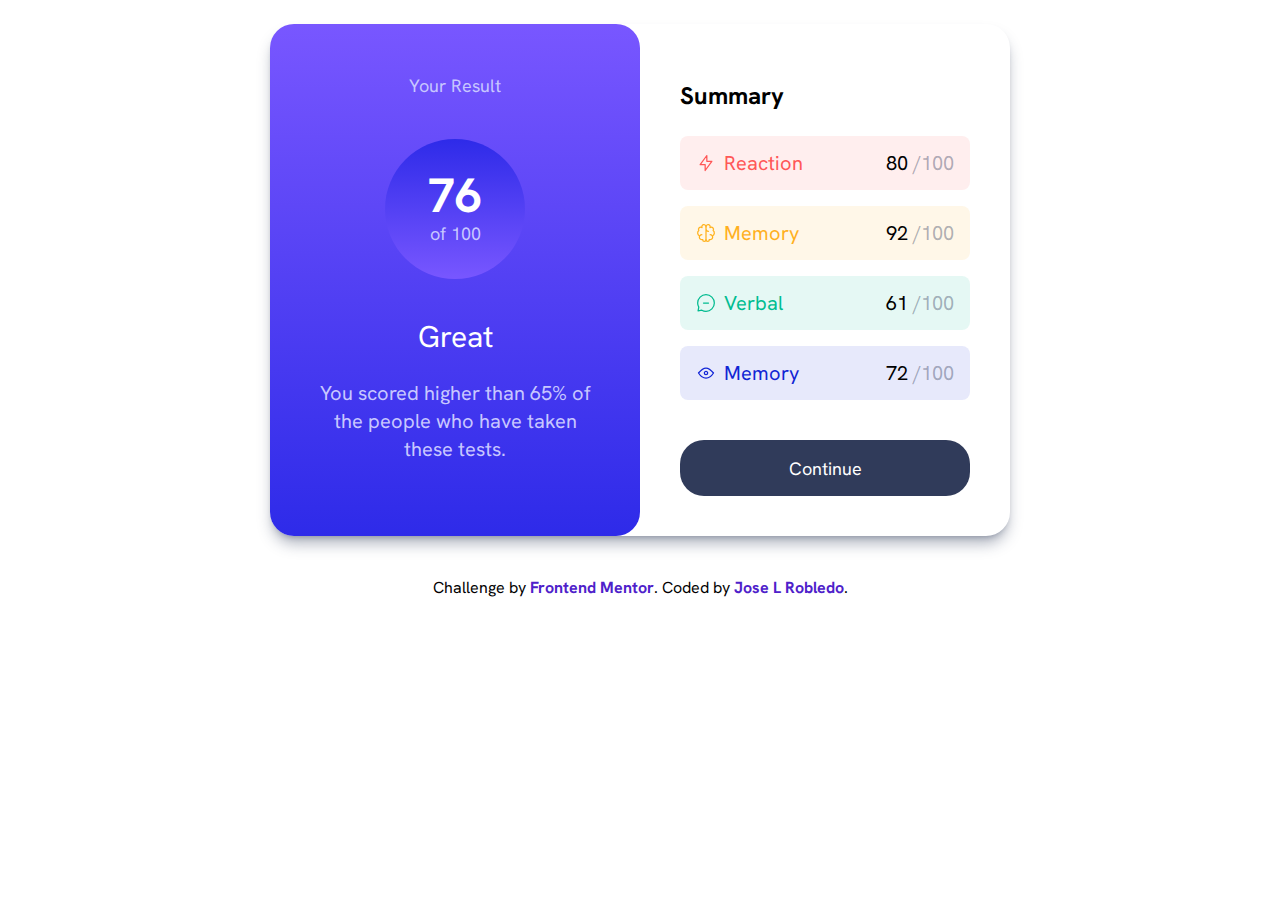
<file: src/index.html>
<!DOCTYPE html>
<html lang="en">
<head>
  <meta charset="UTF-8">
  <meta name="viewport" content="width=device-width, initial-scale=1.0"> <!-- displays site properly based on user's device -->
  <link href="/src/output.css" rel="stylesheet">

  <link rel="icon" type="image/png" sizes="32x32" href="./assets/images/favicon-32x32.png">
  <link rel="preconnect" href="https://fonts.googleapis.com">
<link rel="preconnect" href="https://fonts.gstatic.com" crossorigin>
<link href="https://fonts.googleapis.com/css2?family=Hanken+Grotesk:wght@500;700;800&display=swap" rel="stylesheet">

  <title>Frontend Mentor | Results summary component</title>

  <!-- npx tailwindcss -i ./src/input.css -o ./src/output.css --watch -->

  <!-- Feel free to remove these styles or customise in your own stylesheet 👍 -->
  <!-- <style>
    .attribution { font-size: 11px; text-align: center; }
    .attribution a { color: hsl(228, 45%, 44%); }
  </style> -->
</head>
<body class="font-Hanken-Grotesk">

  <section class="w-[375px] mx-auto bg-white mb-10 shadow-lg shadow-Darkgrayblue-alpha md:flex md:mt-6 md:w-[740px] md:h-[512px] md:rounded-3xl">

    <!-- Parte Azul -->
    <div class="bg-gradient-to-b from-Lightslateblue-bg to-Lightroyalblue-bg h-[356px] p-8 px-10 text-center rounded-b-3xl md:w-[370px] md:h-full md:rounded-3xl md:pt-12">
      <h2 class="mb-6 text-Lightlavender text-[18px] md:mb-10">Your Result </h2>

      <div class="bg-gradient-to-t from-Lightslateblue-bg to-Lightroyalblue-bg rounded-full h-[140px] w-[140px] mx-auto grid place-content-center mb-6 text-[18px] md:mb-10">
        <p class="text-white text-4xl font-bold md:text-5xl">76</p>
        <p class="text-Lightlavender">of 100</p>
      </div>

      <p class="text-white text-[18px] md:text-3xl md:mb-6">Great</p>
      <p class="text-Lightlavender md:text-xl">You scored higher than 65% of the people who have taken these tests.</p>    
        
    </div>


    <!-- Parte Blanca -->
    <div class="p-8 h-[454px] md:w-[370px] md:py-14 md:px-10">
      <h2 class="text-[18px] mb-6 font-bold md:text-2xl">Summary</h2>
      
      <div class="bg-Lightred-alpha flex place-content-between p-3 rounded-lg mb-4 h-[54px] items-center md:text-xl md:px-4">
        <p class="text-Lightred flex gap-2">
          <img src="../assets/images/icon-reaction.svg" alt="">
          <span>Reaction</span>
        </p>
        <p>80 <span class="text-Darkgrayblue-alpha">/100</span></p>
      </div>

      <div class="bg-Orangeyyellow-alpha flex place-content-between p-3 rounded-lg mb-4 h-[54px] items-center md:text-xl md:px-4">
        <p class="text-Orangeyyellow flex gap-2">
          <img src="../assets/images/icon-memory.svg" alt="">
          <span>Memory</span>
        </p>
        <p>92 <span class="text-Darkgrayblue-alpha">/100</span></p>
      </div>

      <div class="bg-Greenteal-alpha flex place-content-between p-3 rounded-lg mb-4 h-[54px] items-center md:text-xl md:px-4">
        <p class="text-Greenteal flex gap-2">
          <img src="../assets/images/icon-verbal.svg" alt="">
          <span>Verbal</span>
        </p>
        <p>61 <span class="text-Darkgrayblue-alpha">/100</span></p>
      </div>

      <div class="bg-Cobaltblue-alpha flex place-content-between p-3 rounded-lg mb-4 h-[54px] items-center md:text-xl md:px-4 md:mb-10">
        <p class="text-Cobaltblue flex gap-2">
          <img src="../assets/images/icon-visual.svg" alt="">
          <span>Memory</span>
        </p>
        <p>72 <span class="text-Darkgrayblue-alpha">/100</span></p>
      </div>

      <button class="bg-Darkgrayblue text-white w-full h-14 rounded-3xl text-[18px] hover:bg-gradient-to-b from-Lightslateblue-bg to-Lightroyalblue-bg">Continue</button>
        
        
    </div>

  </section>

  
  
  
  
  <div class="text-center">
    Challenge by <a class="text-Violetblue-circle font-bold" href="https://www.frontendmentor.io?ref=challenge" target="_blank">Frontend Mentor</a>. 
    Coded by <a class="text-Violetblue-circle font-bold" href="https://robledogar.github.io/">Jose L Robledo</a>.
  </div>
</body>
</html>
</file>
<file: src/output.css>
/*
! tailwindcss v3.3.3 | MIT License | https://tailwindcss.com
*/

/*
1. Prevent padding and border from affecting element width. (https://github.com/mozdevs/cssremedy/issues/4)
2. Allow adding a border to an element by just adding a border-width. (https://github.com/tailwindcss/tailwindcss/pull/116)
*/

*,
::before,
::after {
  box-sizing: border-box;
  /* 1 */
  border-width: 0;
  /* 2 */
  border-style: solid;
  /* 2 */
  border-color: #e5e7eb;
  /* 2 */
}

::before,
::after {
  --tw-content: '';
}

/*
1. Use a consistent sensible line-height in all browsers.
2. Prevent adjustments of font size after orientation changes in iOS.
3. Use a more readable tab size.
4. Use the user's configured `sans` font-family by default.
5. Use the user's configured `sans` font-feature-settings by default.
6. Use the user's configured `sans` font-variation-settings by default.
*/

html {
  line-height: 1.5;
  /* 1 */
  -webkit-text-size-adjust: 100%;
  /* 2 */
  -moz-tab-size: 4;
  /* 3 */
  -o-tab-size: 4;
     tab-size: 4;
  /* 3 */
  font-family: ui-sans-serif, system-ui, -apple-system, BlinkMacSystemFont, "Segoe UI", Roboto, "Helvetica Neue", Arial, "Noto Sans", sans-serif, "Apple Color Emoji", "Segoe UI Emoji", "Segoe UI Symbol", "Noto Color Emoji";
  /* 4 */
  font-feature-settings: normal;
  /* 5 */
  font-variation-settings: normal;
  /* 6 */
}

/*
1. Remove the margin in all browsers.
2. Inherit line-height from `html` so users can set them as a class directly on the `html` element.
*/

body {
  margin: 0;
  /* 1 */
  line-height: inherit;
  /* 2 */
}

/*
1. Add the correct height in Firefox.
2. Correct the inheritance of border color in Firefox. (https://bugzilla.mozilla.org/show_bug.cgi?id=190655)
3. Ensure horizontal rules are visible by default.
*/

hr {
  height: 0;
  /* 1 */
  color: inherit;
  /* 2 */
  border-top-width: 1px;
  /* 3 */
}

/*
Add the correct text decoration in Chrome, Edge, and Safari.
*/

abbr:where([title]) {
  -webkit-text-decoration: underline dotted;
          text-decoration: underline dotted;
}

/*
Remove the default font size and weight for headings.
*/

h1,
h2,
h3,
h4,
h5,
h6 {
  font-size: inherit;
  font-weight: inherit;
}

/*
Reset links to optimize for opt-in styling instead of opt-out.
*/

a {
  color: inherit;
  text-decoration: inherit;
}

/*
Add the correct font weight in Edge and Safari.
*/

b,
strong {
  font-weight: bolder;
}

/*
1. Use the user's configured `mono` font family by default.
2. Correct the odd `em` font sizing in all browsers.
*/

code,
kbd,
samp,
pre {
  font-family: ui-monospace, SFMono-Regular, Menlo, Monaco, Consolas, "Liberation Mono", "Courier New", monospace;
  /* 1 */
  font-size: 1em;
  /* 2 */
}

/*
Add the correct font size in all browsers.
*/

small {
  font-size: 80%;
}

/*
Prevent `sub` and `sup` elements from affecting the line height in all browsers.
*/

sub,
sup {
  font-size: 75%;
  line-height: 0;
  position: relative;
  vertical-align: baseline;
}

sub {
  bottom: -0.25em;
}

sup {
  top: -0.5em;
}

/*
1. Remove text indentation from table contents in Chrome and Safari. (https://bugs.chromium.org/p/chromium/issues/detail?id=999088, https://bugs.webkit.org/show_bug.cgi?id=201297)
2. Correct table border color inheritance in all Chrome and Safari. (https://bugs.chromium.org/p/chromium/issues/detail?id=935729, https://bugs.webkit.org/show_bug.cgi?id=195016)
3. Remove gaps between table borders by default.
*/

table {
  text-indent: 0;
  /* 1 */
  border-color: inherit;
  /* 2 */
  border-collapse: collapse;
  /* 3 */
}

/*
1. Change the font styles in all browsers.
2. Remove the margin in Firefox and Safari.
3. Remove default padding in all browsers.
*/

button,
input,
optgroup,
select,
textarea {
  font-family: inherit;
  /* 1 */
  font-feature-settings: inherit;
  /* 1 */
  font-variation-settings: inherit;
  /* 1 */
  font-size: 100%;
  /* 1 */
  font-weight: inherit;
  /* 1 */
  line-height: inherit;
  /* 1 */
  color: inherit;
  /* 1 */
  margin: 0;
  /* 2 */
  padding: 0;
  /* 3 */
}

/*
Remove the inheritance of text transform in Edge and Firefox.
*/

button,
select {
  text-transform: none;
}

/*
1. Correct the inability to style clickable types in iOS and Safari.
2. Remove default button styles.
*/

button,
[type='button'],
[type='reset'],
[type='submit'] {
  -webkit-appearance: button;
  /* 1 */
  background-color: transparent;
  /* 2 */
  background-image: none;
  /* 2 */
}

/*
Use the modern Firefox focus style for all focusable elements.
*/

:-moz-focusring {
  outline: auto;
}

/*
Remove the additional `:invalid` styles in Firefox. (https://github.com/mozilla/gecko-dev/blob/2f9eacd9d3d995c937b4251a5557d95d494c9be1/layout/style/res/forms.css#L728-L737)
*/

:-moz-ui-invalid {
  box-shadow: none;
}

/*
Add the correct vertical alignment in Chrome and Firefox.
*/

progress {
  vertical-align: baseline;
}

/*
Correct the cursor style of increment and decrement buttons in Safari.
*/

::-webkit-inner-spin-button,
::-webkit-outer-spin-button {
  height: auto;
}

/*
1. Correct the odd appearance in Chrome and Safari.
2. Correct the outline style in Safari.
*/

[type='search'] {
  -webkit-appearance: textfield;
  /* 1 */
  outline-offset: -2px;
  /* 2 */
}

/*
Remove the inner padding in Chrome and Safari on macOS.
*/

::-webkit-search-decoration {
  -webkit-appearance: none;
}

/*
1. Correct the inability to style clickable types in iOS and Safari.
2. Change font properties to `inherit` in Safari.
*/

::-webkit-file-upload-button {
  -webkit-appearance: button;
  /* 1 */
  font: inherit;
  /* 2 */
}

/*
Add the correct display in Chrome and Safari.
*/

summary {
  display: list-item;
}

/*
Removes the default spacing and border for appropriate elements.
*/

blockquote,
dl,
dd,
h1,
h2,
h3,
h4,
h5,
h6,
hr,
figure,
p,
pre {
  margin: 0;
}

fieldset {
  margin: 0;
  padding: 0;
}

legend {
  padding: 0;
}

ol,
ul,
menu {
  list-style: none;
  margin: 0;
  padding: 0;
}

/*
Reset default styling for dialogs.
*/

dialog {
  padding: 0;
}

/*
Prevent resizing textareas horizontally by default.
*/

textarea {
  resize: vertical;
}

/*
1. Reset the default placeholder opacity in Firefox. (https://github.com/tailwindlabs/tailwindcss/issues/3300)
2. Set the default placeholder color to the user's configured gray 400 color.
*/

input::-moz-placeholder, textarea::-moz-placeholder {
  opacity: 1;
  /* 1 */
  color: #9ca3af;
  /* 2 */
}

input::placeholder,
textarea::placeholder {
  opacity: 1;
  /* 1 */
  color: #9ca3af;
  /* 2 */
}

/*
Set the default cursor for buttons.
*/

button,
[role="button"] {
  cursor: pointer;
}

/*
Make sure disabled buttons don't get the pointer cursor.
*/

:disabled {
  cursor: default;
}

/*
1. Make replaced elements `display: block` by default. (https://github.com/mozdevs/cssremedy/issues/14)
2. Add `vertical-align: middle` to align replaced elements more sensibly by default. (https://github.com/jensimmons/cssremedy/issues/14#issuecomment-634934210)
   This can trigger a poorly considered lint error in some tools but is included by design.
*/

img,
svg,
video,
canvas,
audio,
iframe,
embed,
object {
  display: block;
  /* 1 */
  vertical-align: middle;
  /* 2 */
}

/*
Constrain images and videos to the parent width and preserve their intrinsic aspect ratio. (https://github.com/mozdevs/cssremedy/issues/14)
*/

img,
video {
  max-width: 100%;
  height: auto;
}

/* Make elements with the HTML hidden attribute stay hidden by default */

[hidden] {
  display: none;
}

*, ::before, ::after {
  --tw-border-spacing-x: 0;
  --tw-border-spacing-y: 0;
  --tw-translate-x: 0;
  --tw-translate-y: 0;
  --tw-rotate: 0;
  --tw-skew-x: 0;
  --tw-skew-y: 0;
  --tw-scale-x: 1;
  --tw-scale-y: 1;
  --tw-pan-x:  ;
  --tw-pan-y:  ;
  --tw-pinch-zoom:  ;
  --tw-scroll-snap-strictness: proximity;
  --tw-gradient-from-position:  ;
  --tw-gradient-via-position:  ;
  --tw-gradient-to-position:  ;
  --tw-ordinal:  ;
  --tw-slashed-zero:  ;
  --tw-numeric-figure:  ;
  --tw-numeric-spacing:  ;
  --tw-numeric-fraction:  ;
  --tw-ring-inset:  ;
  --tw-ring-offset-width: 0px;
  --tw-ring-offset-color: #fff;
  --tw-ring-color: rgb(59 130 246 / 0.5);
  --tw-ring-offset-shadow: 0 0 #0000;
  --tw-ring-shadow: 0 0 #0000;
  --tw-shadow: 0 0 #0000;
  --tw-shadow-colored: 0 0 #0000;
  --tw-blur:  ;
  --tw-brightness:  ;
  --tw-contrast:  ;
  --tw-grayscale:  ;
  --tw-hue-rotate:  ;
  --tw-invert:  ;
  --tw-saturate:  ;
  --tw-sepia:  ;
  --tw-drop-shadow:  ;
  --tw-backdrop-blur:  ;
  --tw-backdrop-brightness:  ;
  --tw-backdrop-contrast:  ;
  --tw-backdrop-grayscale:  ;
  --tw-backdrop-hue-rotate:  ;
  --tw-backdrop-invert:  ;
  --tw-backdrop-opacity:  ;
  --tw-backdrop-saturate:  ;
  --tw-backdrop-sepia:  ;
}

::backdrop {
  --tw-border-spacing-x: 0;
  --tw-border-spacing-y: 0;
  --tw-translate-x: 0;
  --tw-translate-y: 0;
  --tw-rotate: 0;
  --tw-skew-x: 0;
  --tw-skew-y: 0;
  --tw-scale-x: 1;
  --tw-scale-y: 1;
  --tw-pan-x:  ;
  --tw-pan-y:  ;
  --tw-pinch-zoom:  ;
  --tw-scroll-snap-strictness: proximity;
  --tw-gradient-from-position:  ;
  --tw-gradient-via-position:  ;
  --tw-gradient-to-position:  ;
  --tw-ordinal:  ;
  --tw-slashed-zero:  ;
  --tw-numeric-figure:  ;
  --tw-numeric-spacing:  ;
  --tw-numeric-fraction:  ;
  --tw-ring-inset:  ;
  --tw-ring-offset-width: 0px;
  --tw-ring-offset-color: #fff;
  --tw-ring-color: rgb(59 130 246 / 0.5);
  --tw-ring-offset-shadow: 0 0 #0000;
  --tw-ring-shadow: 0 0 #0000;
  --tw-shadow: 0 0 #0000;
  --tw-shadow-colored: 0 0 #0000;
  --tw-blur:  ;
  --tw-brightness:  ;
  --tw-contrast:  ;
  --tw-grayscale:  ;
  --tw-hue-rotate:  ;
  --tw-invert:  ;
  --tw-saturate:  ;
  --tw-sepia:  ;
  --tw-drop-shadow:  ;
  --tw-backdrop-blur:  ;
  --tw-backdrop-brightness:  ;
  --tw-backdrop-contrast:  ;
  --tw-backdrop-grayscale:  ;
  --tw-backdrop-hue-rotate:  ;
  --tw-backdrop-invert:  ;
  --tw-backdrop-opacity:  ;
  --tw-backdrop-saturate:  ;
  --tw-backdrop-sepia:  ;
}

.mx-auto {
  margin-left: auto;
  margin-right: auto;
}

.mb-10 {
  margin-bottom: 2.5rem;
}

.mb-4 {
  margin-bottom: 1rem;
}

.mb-6 {
  margin-bottom: 1.5rem;
}

.flex {
  display: flex;
}

.grid {
  display: grid;
}

.h-\[140px\] {
  height: 140px;
}

.h-\[356px\] {
  height: 356px;
}

.h-\[454px\] {
  height: 454px;
}

.h-\[54px\] {
  height: 54px;
}

.h-14 {
  height: 3.5rem;
}

.w-\[140px\] {
  width: 140px;
}

.w-\[375px\] {
  width: 375px;
}

.w-full {
  width: 100%;
}

.cursor-pointer {
  cursor: pointer;
}

.place-content-center {
  place-content: center;
}

.place-content-between {
  place-content: space-between;
}

.items-center {
  align-items: center;
}

.gap-2 {
  gap: 0.5rem;
}

.rounded-full {
  border-radius: 9999px;
}

.rounded-lg {
  border-radius: 0.5rem;
}

.rounded-3xl {
  border-radius: 1.5rem;
}

.rounded-b-3xl {
  border-bottom-right-radius: 1.5rem;
  border-bottom-left-radius: 1.5rem;
}

.bg-Cobaltblue-alpha {
  background-color: hsla(234, 85%, 45%, 0.1);
}

.bg-Greenteal-alpha {
  background-color: hsla(166, 100%, 37%, 0.1);
}

.bg-Lightred-alpha {
  background-color: hsla(0, 100%, 67%, 0.1);
}

.bg-Orangeyyellow-alpha {
  background-color: hsla(39, 100%, 56%, 0.1);
}

.bg-white {
  --tw-bg-opacity: 1;
  background-color: rgb(255 255 255 / var(--tw-bg-opacity));
}

.bg-Darkgrayblue {
  --tw-bg-opacity: 1;
  background-color: hsl(224 30% 27% / var(--tw-bg-opacity));
}

.bg-gradient-to-b {
  background-image: linear-gradient(to bottom, var(--tw-gradient-stops));
}

.bg-gradient-to-t {
  background-image: linear-gradient(to top, var(--tw-gradient-stops));
}

.from-Lightslateblue-bg {
  --tw-gradient-from: hsl(252, 100%, 67%) var(--tw-gradient-from-position);
  --tw-gradient-to: hsl(252 100% 67% / 0) var(--tw-gradient-to-position);
  --tw-gradient-stops: var(--tw-gradient-from), var(--tw-gradient-to);
}

.to-Lightroyalblue-bg {
  --tw-gradient-to: hsl(241, 81%, 54%) var(--tw-gradient-to-position);
}

.p-3 {
  padding: 0.75rem;
}

.p-8 {
  padding: 2rem;
}

.px-10 {
  padding-left: 2.5rem;
  padding-right: 2.5rem;
}

.text-center {
  text-align: center;
}

.font-Hanken-Grotesk {
  font-family: Hanken Grotesk, sans-serif;
}

.text-4xl {
  font-size: 2.25rem;
  line-height: 2.5rem;
}

.text-\[18px\] {
  font-size: 18px;
}

.font-bold {
  font-weight: 700;
}

.text-Cobaltblue {
  --tw-text-opacity: 1;
  color: hsl(234 85% 45% / var(--tw-text-opacity));
}

.text-Darkgrayblue-alpha {
  color: hsla(224, 30%, 27%, 0.4);
}

.text-Greenteal {
  --tw-text-opacity: 1;
  color: hsl(166 100% 37% / var(--tw-text-opacity));
}

.text-Lightlavender {
  --tw-text-opacity: 1;
  color: hsl(241 100% 89% / var(--tw-text-opacity));
}

.text-Lightred {
  --tw-text-opacity: 1;
  color: hsl(0 100% 67% / var(--tw-text-opacity));
}

.text-Orangeyyellow {
  --tw-text-opacity: 1;
  color: hsl(39 100% 56% / var(--tw-text-opacity));
}

.text-white {
  --tw-text-opacity: 1;
  color: rgb(255 255 255 / var(--tw-text-opacity));
}

.text-Violetblue-circle {
  color: hsla(256, 72%, 46%, 1);
}

.shadow-lg {
  --tw-shadow: 0 10px 15px -3px rgb(0 0 0 / 0.1), 0 4px 6px -4px rgb(0 0 0 / 0.1);
  --tw-shadow-colored: 0 10px 15px -3px var(--tw-shadow-color), 0 4px 6px -4px var(--tw-shadow-color);
  box-shadow: var(--tw-ring-offset-shadow, 0 0 #0000), var(--tw-ring-shadow, 0 0 #0000), var(--tw-shadow);
}

.shadow-Darkgrayblue-alpha {
  --tw-shadow-color: hsla(224, 30%, 27%, 0.4);
  --tw-shadow: var(--tw-shadow-colored);
}

.hover\:bg-gradient-to-b:hover {
  background-image: linear-gradient(to bottom, var(--tw-gradient-stops));
}

@media (min-width: 768px) {
  .md\:mt-6 {
    margin-top: 1.5rem;
  }

  .md\:mb-10 {
    margin-bottom: 2.5rem;
  }

  .md\:mb-6 {
    margin-bottom: 1.5rem;
  }

  .md\:flex {
    display: flex;
  }

  .md\:h-\[512px\] {
    height: 512px;
  }

  .md\:h-full {
    height: 100%;
  }

  .md\:w-\[740px\] {
    width: 740px;
  }

  .md\:w-\[370px\] {
    width: 370px;
  }

  .md\:rounded-3xl {
    border-radius: 1.5rem;
  }

  .md\:bg-red-500 {
    --tw-bg-opacity: 1;
    background-color: rgb(239 68 68 / var(--tw-bg-opacity));
  }

  .md\:py-14 {
    padding-top: 3.5rem;
    padding-bottom: 3.5rem;
  }

  .md\:px-10 {
    padding-left: 2.5rem;
    padding-right: 2.5rem;
  }

  .md\:px-4 {
    padding-left: 1rem;
    padding-right: 1rem;
  }

  .md\:pt-12 {
    padding-top: 3rem;
  }

  .md\:text-5xl {
    font-size: 3rem;
    line-height: 1;
  }

  .md\:text-3xl {
    font-size: 1.875rem;
    line-height: 2.25rem;
  }

  .md\:text-xl {
    font-size: 1.25rem;
    line-height: 1.75rem;
  }

  .md\:text-2xl {
    font-size: 1.5rem;
    line-height: 2rem;
  }
}
</file>
